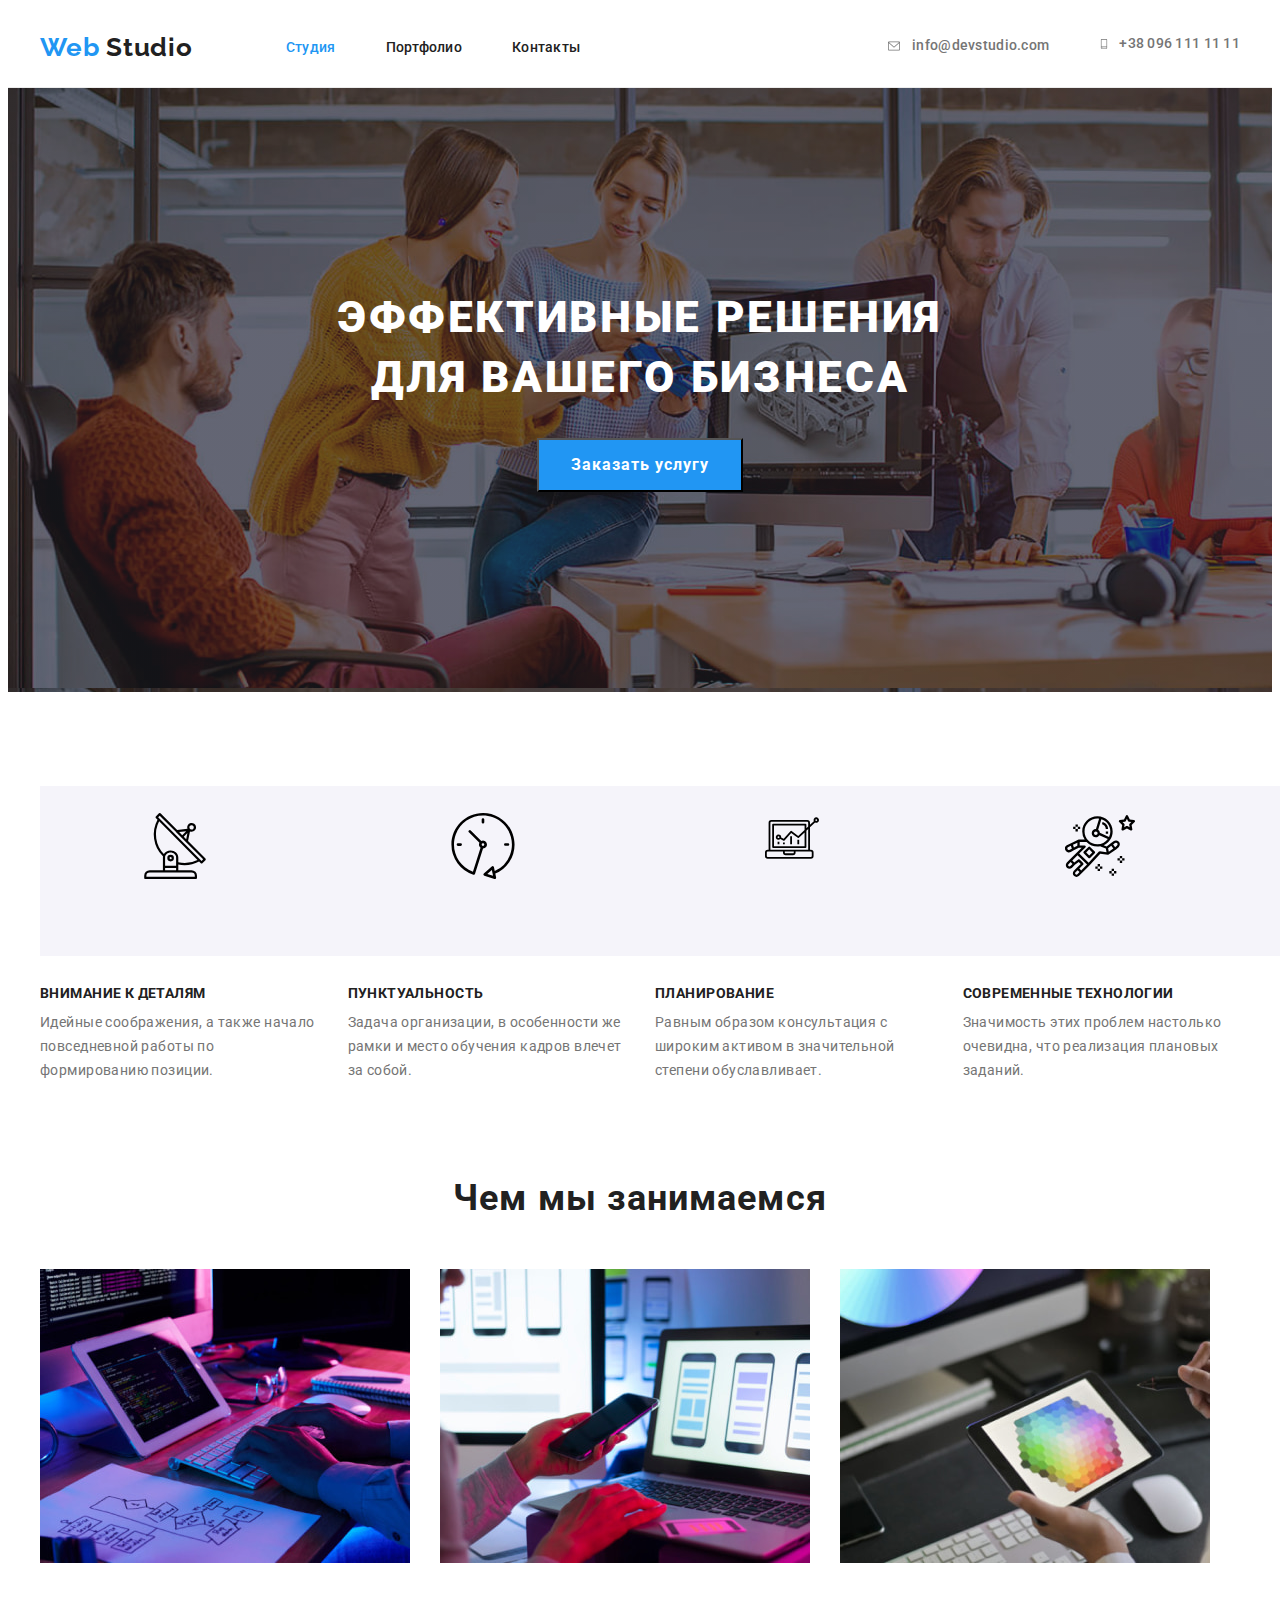
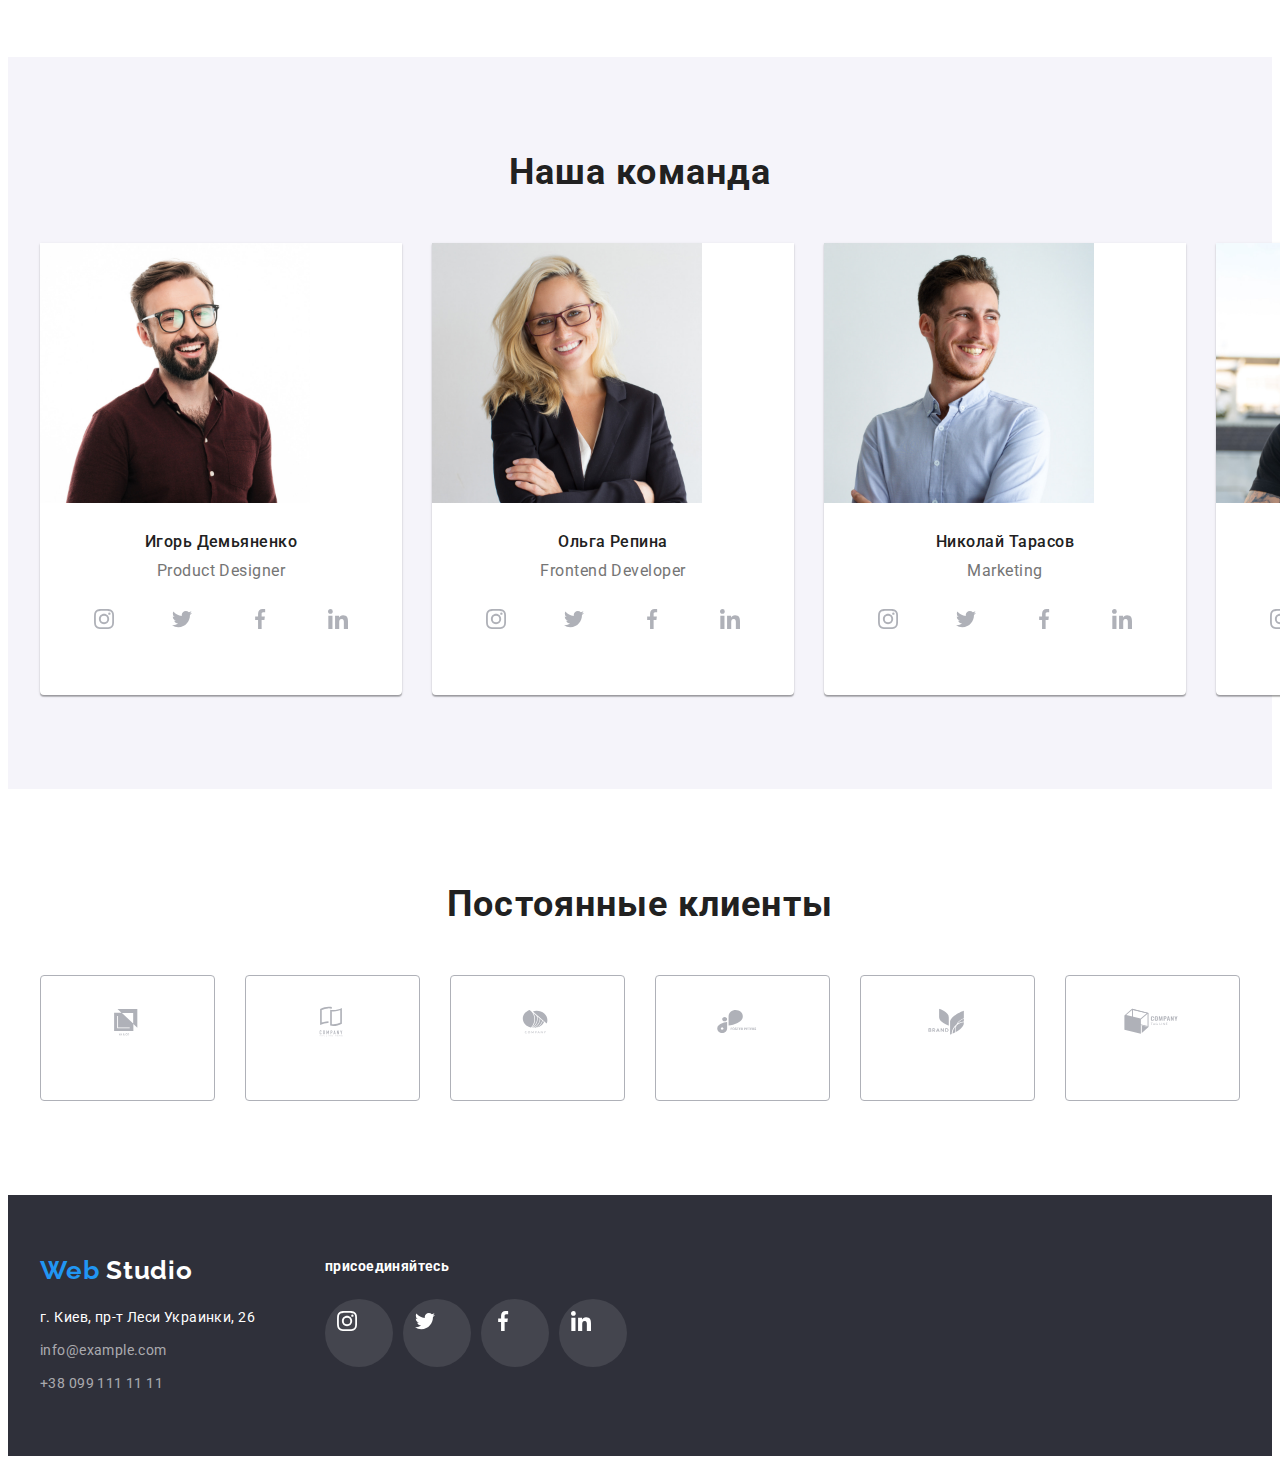
<file: index.html>
<!DOCTYPE html>
<html lang="ru">
<head>
    <meta charset="UTF-8">
    <meta http-equiv="X-UA-Compatible" content="IE=edge">
    <meta name="viewport" content="width=device-width, initial-scale=1.0">
    <title lang="en">WebStudio</title>
<link rel="preconnect" href="https://fonts.googleapis.com">
<link rel="preconnect" href="https://fonts.gstatic.com" crossorigin>
<link href="https://fonts.googleapis.com/css2?family=Raleway:wght@700&family=Roboto:wght@400;500;700;900&display=swap"
    rel="stylesheet">
<link rel="stylesheet" href="https://cdnjs.cloudflare.com/ajax/libs/modern-normalize/1.1.0/modern-normalize.min.css"
    integrity="sha512-wpPYUAdjBVSE4KJnH1VR1HeZfpl1ub8YT/NKx4PuQ5NmX2tKuGu6U/JRp5y+Y8XG2tV+wKQpNHVUX03MfMFn9Q=="
    crossorigin="anonymous" referrerpolicy="no-referrer" />
    <link rel="stylesheet" href="./css/styles.css">
</head>

<body>
    <!--section header-->
    <header class="nav">
       <div class="container header-flex">
            <a class="link-logo link logo-flex" href="" lang="en">Web <span class="item-logo">Studio</span></a>
            <nav>
                <ul class="nav-list list nav-flex">
                    <li class="nav-item"><a class="nav-link link current" href="./index.html">Студия</a></li>
                    <li class="nav-item"><a class="nav-link link" href="./portfolio.html">Портфолио</a></li>
                    <li class="nav-item"><a class="nav-link link" href="">Контакты</a></li>
                </ul>
            </nav>
            <ul class="contacts-list list contacts-flex">
                <li class="contacts-item">
                    <a class="contacts-link link" href="mailto:info@devstudio.com" lang="en">
                        <svg class="contacts-icon">
                            <use href="./gallery/icons.svg#icon-envelope"></use>
                        </svg>
                    info@devstudio.com</a></li>
                <li class="contacts-item"><a class="contacts-link link" href="tel:+380961111111">
                    <svg class="smartphone-icon">
                        <use href="./gallery/icons.svg#icon-smartphone"></use>
                    </svg>
                    +38 096 111 11 11 </a></li>
            </ul>
       </div>
    </header>
    <!--section main-->
    <main>
        <!--section heroy-->
       <div class="bcg-img">
            <section class="hero section">
                <div class="container">
                    <h1 class="hero-title">Эффективные решения <br> для вашего бизнеса</h1>
                    <button class="hero-btn" type="button">Заказать услугу</button>
                </div>
            </section>
       </div>
        <!--section about our adge-->
        <section class="adge section">
           <div class="container">
                <h2 class="invisible-title">наши преимущества</h2>
                <ul class="adge-list list adge-flex">
                    <li class="adge-item">
                        <div class="icon-background">
                            <svg class="icon-antenna">
                                <use href="./gallery/icons.svg#icon-antenna-1"></use>
                            </svg>
                        </div>
                        <h3 class="adge-subtitle">Внимание к деталям</h3>
                        <p class="adge-text">Идейные соображения, а также начало повседневной работы по формированию позиции.
                        </p>
                    </li>
                    <li class="adge-item">
                        <div class="icon-background">
                            <svg class="icon-clock">
                                <use href="./gallery/icons.svg#icon-clock-1"></use>
                            </svg>
                        </div>
                        <h3 class="adge-subtitle">Пунктуальность</h3>
                        <p class="adge-text">Задача организации, в особенности же рамки и место обучения кадров влечет за собой.
                        </p>
                    </li>
                    <li class="adge-item">
                        <div class="icon-background">
                            <svg class="icon-diagram">
                                <use href="./gallery/icons.svg#icon-diagram-1"></use>
                            </svg>
                        </div>
                        <h3 class="adge-subtitle">Планирование</h3>
                        <p class="adge-text">Равным образом консультация с широким активом в значительной степени обуславливает.
                        </p>
                    </li>
                    <li class="adge-item">
                        <div class="icon-background">
                            <svg class="icon-astronaut">
                                <use href="./gallery/icons.svg#icon-astronaut-1"></use>
                            </svg>
                        </div>
                        <h3 class="adge-subtitle">Современные технологии</h3>
                        <p class="adge-text">Значимость этих проблем настолько очевидна, что реализация плановых заданий.</p>
                    </li>
                </ul>
           </div>
        </section>
        <!--section about our work-->
        <section class="work section">
            <div class="container">
                <h2 class="work-title">Чем мы занимаемся</h2>
                <ul class="work-list list work-flex">
                    <li class="work-item">
                        <img class="work-img" src="./gallery/works/img1.jpg" alt="монитор комьютера" width="370" height="294">
                    </li>
                    <li class="work-item">
                        <img class="work-img" src="./gallery/works/img2.jpg" alt="телефон и ноутбук" width="370" height="294">
                    </li>
                    <li class="work-item">
                        <img class="work-img" src="./gallery/works/img3.jpg" alt="планшет" width="370" height="294">
                    </li>
                </ul>
            </div>
        </section>
        <!--section about our team-->
        <section class="team section">
           <div class="container">
                <h2 class="team-title">Наша команда</h2>
                <ul class="team-list list team-flex">
                    <li class="team-item">
                        <img class="team-img" src="./gallery/team/pic1.jpg" alt="Игорь Демьяненко" width="270" height="260">
                       <div class="team-name">
                            <h3 class="team-subtitle">Игорь Демьяненко</h3>
                            <p class="team-text" lang="en">Product Designer</p>
                            <div class="team-wraper">
                                <ul class="social-flex list">
                                    <li class="team-item-social"><a class="link social-link" href=""><svg class="social-icon">
                                                <use width="20" height="20" href="./gallery/icons.svg#icon-instagram-2"></use>
                                            </svg></a></li>
                                    <li class="team-item-social"><a class="link social-link" href=""><svg class="social-icon">
                                                <use width="20" height="20" href="./gallery/icons.svg#icon-twitter-1"></use>
                                            </svg></a></li>
                                    <li class="team-item-social"><a class="link social-link" href=""><svg class="social-icon">
                                                <use width="20" height="20" href="./gallery/icons.svg#icon-facebook-1"></use>
                                            </svg></a></li>
                                    <li class="team-item-social"><a class="link social-link" href=""><svg class="social-icon">
                                                <use width="20" height="20" href="./gallery/icons.svg#icon-linkedin-1"></use>
                                            </svg></a></li>
                                </ul>
                            </div>
                       </div>
                    </li>
                    <li class="team-item">
                        <img class="team-img" src="./gallery/team/pic2.jpg" alt="Ольга Репина" width="270" height="260">
                        <div class="team-name">
                            <h3 class="team-subtitle">Ольга Репина</h3>
                            <p class="team-text" lang="en">Frontend Developer</p>
                            <div class="team-wraper">
                                <ul class="social-flex list">
                                    <li class="team-item-social"><a class="link social-link" href=""><svg class="social-icon">
                                                <use width="20" height="20" href="./gallery/icons.svg#icon-instagram-2"></use>
                                            </svg></a></li>
                                    <li class="team-item-social"><a class="link social-link" href=""><svg class="social-icon">
                                                <use width="20" height="20" href="./gallery/icons.svg#icon-twitter-1"></use>
                                            </svg></a></li>
                                    <li class="team-item-social"><a class="link social-link" href=""><svg class="social-icon">
                                                <use width="20" height="20" href="./gallery/icons.svg#icon-facebook-1"></use>
                                            </svg></a></li>
                                    <li class="team-item-social"><a class="link social-link" href=""><svg class="social-icon">
                                                <use width="20" height="20" href="./gallery/icons.svg#icon-linkedin-1"></use>
                                            </svg></a></li>
                                </ul>
                            </div>
                        </div>
                    </li>
                    <li class="team-item">
                        <img class="team-img" src="./gallery/team/pic3.jpg" alt="Николай Тарасов" width="270" height="260">
                       <div class="team-name">
                            <h3 class="team-subtitle">Николай Тарасов</h3>
                            <p class="team-text" lang="en">Marketing</p>
                            <div class="team-wraper">
                                <ul class="social-flex list">
                                    <li class="team-item-social"><a class="link social-link" href=""><svg class="social-icon">
                                                <use width="20" height="20" href="./gallery/icons.svg#icon-instagram-2"></use>
                                            </svg></a></li>
                                    <li class="team-item-social"><a class="link social-link" href=""><svg class="social-icon">
                                                <use width="20" height="20" href="./gallery/icons.svg#icon-twitter-1"></use>
                                            </svg></a></li>
                                    <li class="team-item-social"><a class="link social-link" href=""><svg class="social-icon">
                                                <use width="20" height="20" href="./gallery/icons.svg#icon-facebook-1"></use>
                                            </svg></a></li>
                                    <li class="team-item-social"><a class="link social-link" href=""><svg class="social-icon">
                                                <use width="20" height="20" href="./gallery/icons.svg#icon-linkedin-1"></use>
                                            </svg></a></li>
                                </ul>
                            </div>
                       </div>
                    </li>
                    <li class="team-item">
                        <img class="team-img" src="./gallery/team/pic4.jpg" alt="Михаил Ермаков" width="270" height="260">
                        <div class="team-name">
                            <h3 class="team-subtitle">Михаил Ермаков</h3>
                            <p class="team-text" lang="en">UI Designer</p>
                            <div class="team-wraper">
                                <ul class="social-flex list">
                                    <li class="team-item-social"><a class="link social-link" href=""><svg class="social-icon">
                                                <use width="20" height="20" href="./gallery/icons.svg#icon-instagram-2"></use>
                                            </svg></a></li>
                                    <li class="team-item-social"><a class="link social-link" href=""><svg class="social-icon">
                                                <use width="20" height="20" href="./gallery/icons.svg#icon-twitter-1"></use>
                                            </svg></a></li>
                                    <li class="team-item-social"><a class="link social-link" href=""><svg class="social-icon">
                                                <use width="20" height="20" href="./gallery/icons.svg#icon-facebook-1"></use>
                                            </svg></a></li>
                                    <li class="team-item-social"><a class="link social-link" href=""><svg class="social-icon">
                                                <use width="20" height="20" href="./gallery/icons.svg#icon-linkedin-1"></use>
                                            </svg></a></li>
                                </ul>
                            </div>
                        </div>
                    </li>
                </ul>
           </div>
        </section>
        <section class="clients section">
           <div class="container">
                <h2 class="clients-title">Постоянные клиенты</h2>
                <ul class="clients-list list">
                    <li class="clients-item clients-background">
                           <a href="">
                                <svg class="clients-icon">
                                    <use href="./gallery/icons.svg#icon-Logo"></use>
                                </svg>
                           </a>
                    </li>
                    <li class="clients-item clients-background">
                           <a href="">
                                <svg class="clients-icon">
                                    <use href="./gallery/icons.svg#icon-Logo-1"></use>
                                </svg>
                           </a>
                    </li>
                    <li class="clients-item clients-background">
                           <a href="">
                                <svg class="clients-icon">
                                    <use href="./gallery/icons.svg#icon-Logo-2"></use>
                                </svg>
                           </a>
                    </li>
                    <li class="clients-item clients-background">
                           <a href="">
                                <svg class="clients-icon">
                                    <use href="./gallery/icons.svg#icon-Logo-3"></use>
                                </svg>
                           </a>
                    </li>
                    <li class="clients-item clients-background">
                           <a href="">
                                <svg class="clients-icon">
                                    <use href="./gallery/icons.svg#icon-Logo-4"></use>
                                </svg>
                           </a>
                    </li>
                    <li class="clients-item clients-background">
                           <a href="">
                                <svg class="clients-icon">
                                    <use href="./gallery/icons.svg#icon-Logo-5"></use>
                                </svg>
                           </a>
                    </li>
                </ul>
           </div>
        </section>
    </main>
    <!--section footer-->
    <footer class="footer">
       <div class="container footer-flex">
           <div class="footer-contacts-block">
                <a class="link-logo link logo-footer" href="" lang="en">Web <span class="footer-item-logo">Studio</span></a>
                <address class="address">
                    <ul class="address-list list">
                        <li class="address-item">
                            <a class="address-link link" href="">г. Киев, пр-т Леси Украинки, 26</a>
                        </li>
                        <li class="address-item">
                            <a class="footer-contacts link" href="mailto:info@example.com" lang="en">info@example.com</a>
                        </li>
                        <li class="address-item">
                            <a class="footer-contacts link" href="tel:+380991111111">+38 099 111 11 11</a>
                        </li>
                    </ul>
                </address>
           </div>
           <div class="footer-social-block">
                <p class="footer-text">присоединяйтесь</p>
                <ul class="footer-list list footer-icon-flex">
                    <li class="footer-item"> <a class="footer-link link" href="">
                            <svg class="footer-icon">
                                <use href="./gallery/icons.svg#icon-instagram-2"></use>
                            </svg>
                        </a></li>
                    <li class="footer-item"> <a class="footer-link link" href="">
                            <svg class="footer-icon">
                                <use href="./gallery/icons.svg#icon-twitter-1"></use>
                            </svg>
                        </a></li>
                    <li class="footer-item"> <a class="footer-link link" href="">
                            <svg class="footer-icon">
                                <use href="./gallery/icons.svg#icon-facebook-1"></use>
                            </svg>
                        </a></li>
                    <li class="footer-item"> <a class="footer-link link" href="">
                            <svg class="footer-icon">
                                <use href="./gallery/icons.svg#icon-linkedin-1"></use>
                            </svg>
                        </a></li>
                </ul>
           </div>
       </div>
    </footer>
</body>

</html>
</file>
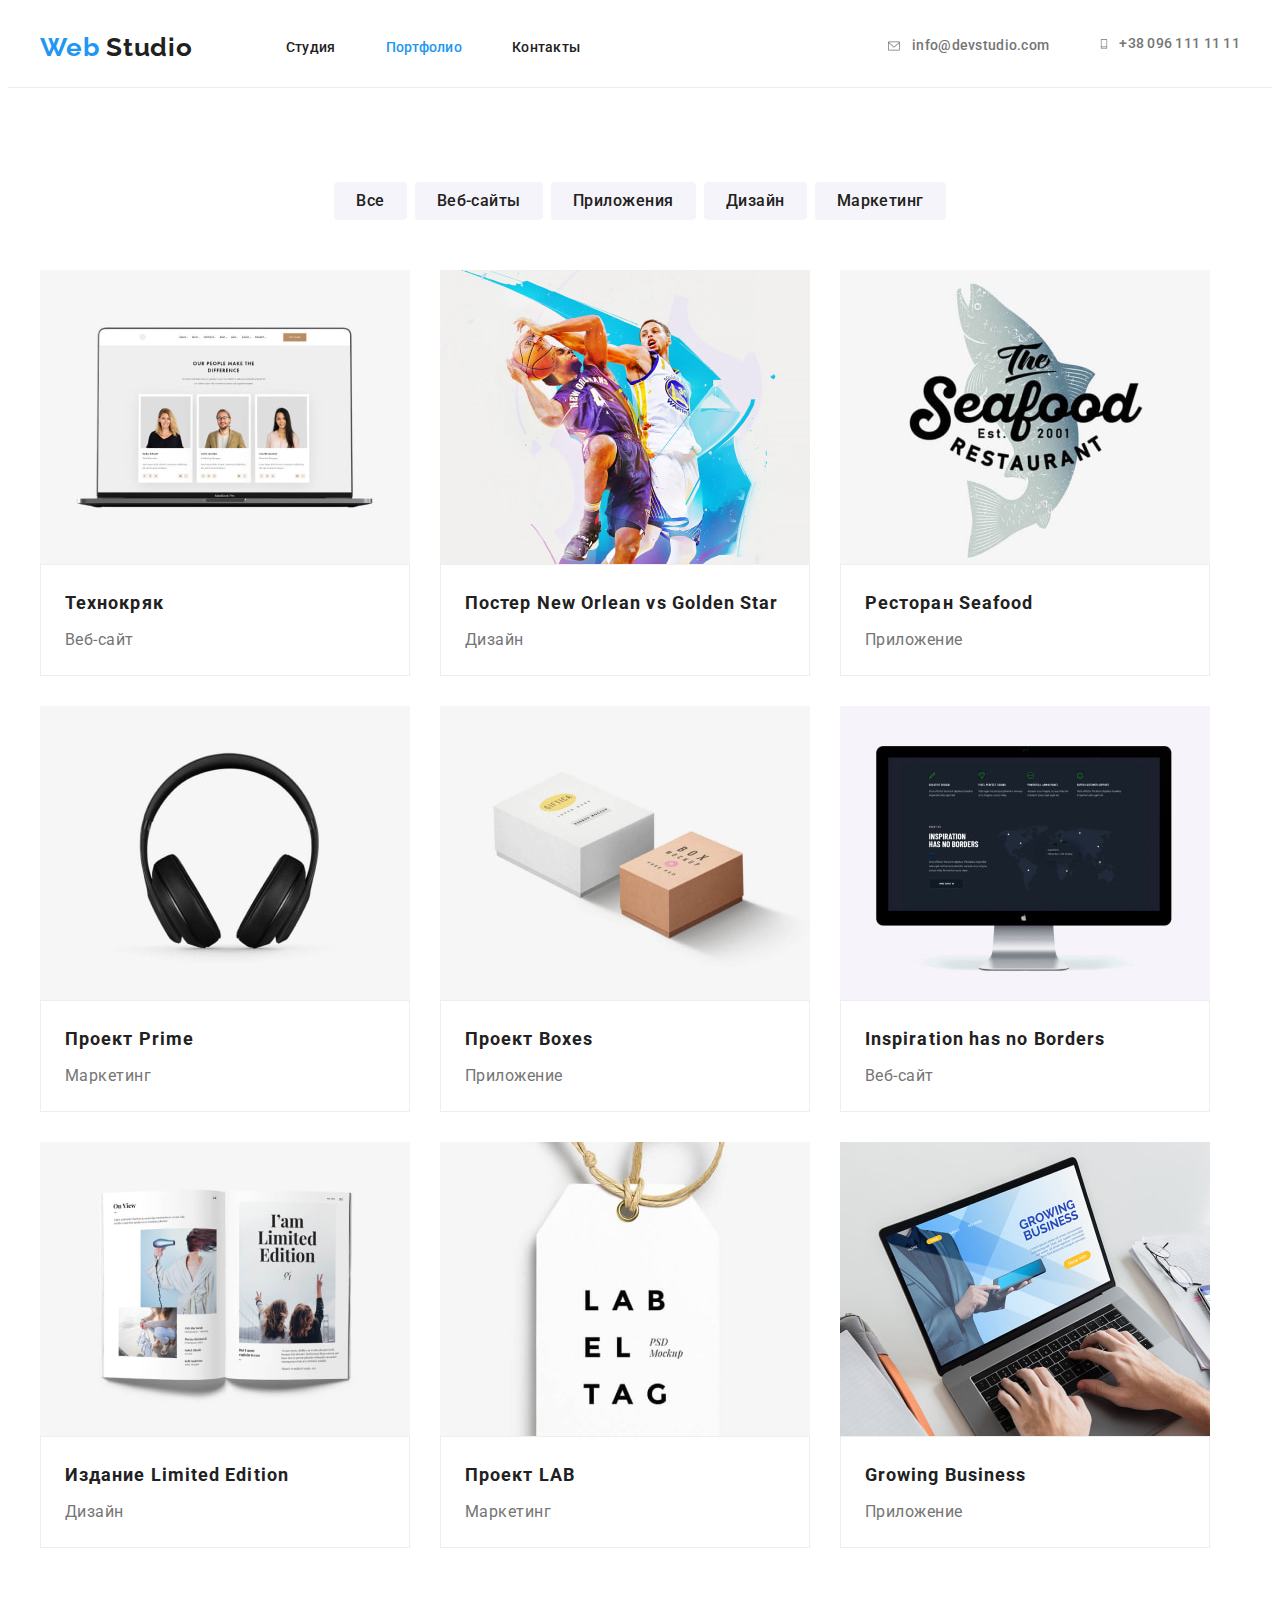
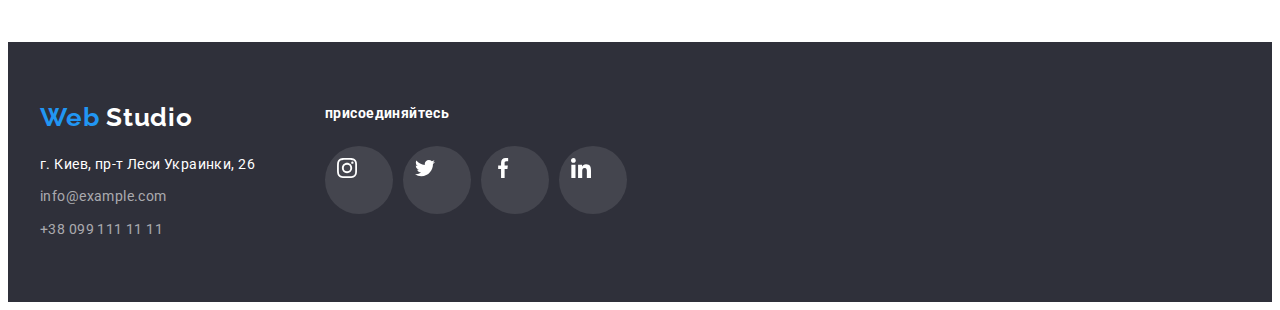
<file: portfolio.html>
<!DOCTYPE html>
<html lang="ru">
<head>
    <meta charset="UTF-8">
    <meta http-equiv="X-UA-Compatible" content="IE=edge">
    <meta name="viewport" content="width=device-width, initial-scale=1.0">
    <title lang="en">Portfolio</title>
    <link rel="preconnect" href="https://fonts.googleapis.com">
    <link rel="preconnect" href="https://fonts.gstatic.com" crossorigin>
    <link href="https://fonts.googleapis.com/css2?family=Raleway:wght@700&family=Roboto:wght@400;500;700;900&display=swap"
        rel="stylesheet">
    <link rel="stylesheet" href="https://cdnjs.cloudflare.com/ajax/libs/modern-normalize/1.1.0/modern-normalize.min.css"
        integrity="sha512-wpPYUAdjBVSE4KJnH1VR1HeZfpl1ub8YT/NKx4PuQ5NmX2tKuGu6U/JRp5y+Y8XG2tV+wKQpNHVUX03MfMFn9Q=="
        crossorigin="anonymous" referrerpolicy="no-referrer" />
    <link rel="stylesheet" href="./css/styles.css">
</head>
<body>
<!--section header-->
<header class="nav">
    <div class="container header-flex">
        <a class="link-logo link logo-flex" href="" lang="en">Web <span class="item-logo">Studio</span></a>
        <nav>
            <ul class="nav-list list nav-flex">
                <li class="nav-item"><a class="nav-link link" href="./index.html">Студия</a></li>
                <li class="nav-item"><a class="nav-link link current" href="./portfolio.html">Портфолио</a></li>
                <li class="nav-item"><a class="nav-link link" href="">Контакты</a></li>
            </ul>
        </nav>
        <ul class="contacts-list list contacts-flex">
            <li class="contacts-item">
                <a class="contacts-link link" href="mailto:info@devstudio.com" lang="en">
                    <svg class="contacts-icon">
                        <use href="./gallery/icons.svg#icon-envelope"></use>
                    </svg>
                    info@devstudio.com</a>
            </li>
            <li class="contacts-item"><a class="contacts-link link" href="tel:+380961111111">
                    <svg class="smartphone-icon">
                        <use href="./gallery/icons.svg#icon-smartphone"></use>
                    </svg>
                    +38 096 111 11 11 </a></li>
        </ul>
    </div>
</header>
<!--section main-->
<main>
<!--section imeges-->
<section class="section">
   <div class="container">
        <h1 class="invisible-title">кнопки фильтров портфолио</h1>
        <ul class="filter-list list filter-flex">
            <li class="filter-item"><button class="filter-btn" type="button">Все</button></li>
            <li class="filter-item"><button class="filter-btn" type="button">Веб-сайты</button></li>
            <li class="filter-item"><button class="filter-btn" type="button">Приложения</button></li>
            <li class="filter-item"><button class="filter-btn" type="button">Дизайн</button></li>
            <li class="filter-item"><button class="filter-btn" type="button">Маркетинг</button></li>
        </ul>
        <ul class="gallery-list list gallery-flex">
            <li class="gallery-item">
               <a class="link" href="">
                    <img class="gallery-img" src="./gallery/imeges/picture1.jpg" alt="сайт на мониторе ноутбука" width="370" height="294">
                    <div class="border">
                        <h2 class="gallery-title">Технокряк</h2>
                        <p class="gallery-text">Веб-сайт</p>
                    </div>
               </a>
            </li>
            <li class="gallery-item">
                <a class="link" href=""><img class="gallery-img" src="./gallery/imeges/picture2.jpg" alt="баскетболисты"
                        width="370" height="294">
                  <div class="border">
                        <h2 class="gallery-title">Постер New Orlean vs Golden Star</h2>
                        <p class="gallery-text">Дизайн</p>
                  </div>
                </a>
            </li>
            <li class="gallery-item">
                <a class="link" href=""><img class="gallery-img" src="./gallery/imeges/picture3.jpg" alt="логотип" width="370"
                        height="294">
                    <div class="border">
                        <h2 class="gallery-title">Ресторан Seafood</h2>
                        <p class="gallery-text">Приложение</p>
                    </div>
                </a>
            </li>
            <li class="gallery-item">
                <a class="link" href=""><img class="gallery-img" src="./gallery/imeges/picture4.jpg" alt="наушники" width="370"
                        height="294">
                   <div class="border">
                        <h2 class="gallery-title">Проект Prime</h2>
                        <p class="gallery-text">Маркетинг</p>
                   </div>
                </a>
            </li>
            <li class="gallery-item">
                <a class="link" href=""><img class="gallery-img" src="./gallery/imeges/picture5.jpg" alt="коробки" width="370"
                        height="294">
                   <div class="border">
                        <h2 class="gallery-title">Проект Boxes</h2>
                        <p class="gallery-text">Приложение</p>
                   </div>
                </a>
            </li>
            <li class="gallery-item">
                <a class="link" href=""><img class="gallery-img" src="./gallery/imeges/picture6.jpg"
                        alt="сайт на мониторе компьютера" width="370" height="294">
                   <div class="border">
                        <h2 class="gallery-title">Inspiration has no Borders</h2>
                        <p class="gallery-text">Веб-сайт</p>
                   </div>
                </a>
            </li>
            <li class="gallery-item">
                <a class="link" href=""><img class="gallery-img" src="./gallery/imeges/picture7.jpg" alt="разворот книги"
                        width="370" height="294">
                 <div class="border">
                        <h2 class="gallery-title">Издание Limited Edition</h2>
                        <p class="gallery-text">Дизайн</p>
                 </div>
                </a>
            </li>
            <li class="gallery-item">
                <a class="link" href=""><img class="gallery-img" src="./gallery/imeges/picture8.jpg" alt="бирка" width="370"
                        height="294">
                  <div class="border">
                        <h2 class="gallery-title">Проект LAB</h2>
                        <p class="gallery-text">Маркетинг</p>
                  </div>
                </a>
            </li>
            <li class="gallery-item">
                <a class="link" href=""><img class="gallery-img" src="./gallery/imeges/picture9.jpg" alt="ноутбук" width="370"
                        height="294">
                    <div class="border">
                        <h2 class="gallery-title">Growing Business</h2>
                        <p class="gallery-text">Приложение</p>
                    </div>
                </a>
            </li>
        </ul>
   </div>
</section>
</main>
<!--section footer-->
<footer class="footer">
       <div class="container footer-flex">
           <div class="footer-contacts-block">
                <a class="link-logo link logo-footer" href="" lang="en">Web <span class="footer-item-logo">Studio</span></a>
                <address class="address">
                    <ul class="address-list list">
                        <li class="address-item">
                            <a class="address-link link" href="">г. Киев, пр-т Леси Украинки, 26</a>
                        </li>
                        <li class="address-item">
                            <a class="footer-contacts link" href="mailto:info@example.com" lang="en">info@example.com</a>
                        </li>
                        <li class="address-item">
                            <a class="footer-contacts link" href="tel:+380991111111">+38 099 111 11 11</a>
                        </li>
                    </ul>
                </address>
           </div>
           <div class="footer-social-block">
                <p class="footer-text">присоединяйтесь</p>
                <ul class="footer-list list footer-icon-flex">
                    <li class="footer-item"> <a class="footer-link link" href="">
                            <svg class="footer-icon">
                                <use href="./gallery/icons.svg#icon-instagram-2"></use>
                            </svg>
                        </a></li>
                    <li class="footer-item"> <a class="footer-link link" href="">
                            <svg class="footer-icon">
                                <use href="./gallery/icons.svg#icon-twitter-1"></use>
                            </svg>
                        </a></li>
                    <li class="footer-item"> <a class="footer-link link" href="">
                            <svg class="footer-icon">
                                <use href="./gallery/icons.svg#icon-facebook-1"></use>
                            </svg>
                        </a></li>
                    <li class="footer-item"> <a class="footer-link link" href="">
                            <svg class="footer-icon">
                                <use href="./gallery/icons.svg#icon-linkedin-1"></use>
                            </svg>
                        </a></li>
                </ul>
           </div>
       </div>
    </footer>
</body>
</html>
</file>
<file: css/styles.css>
:root {
  /*color*/
  --main-color: #757575;
  --secondary-color: #212121;
  --select-color: #2196f3;
  --section-team-background: #f5f4fa;
  --hero-footer-background: #2f303a;
}
.list {
  list-style: none;
}
.link {
  text-decoration: none;
}
f1,
f2,
f3,
f4,
f5,
f6,
p {
  margin-top: 0;
  margin-bottom: 0;
}
ul {
  margin: 0;
  padding: 0;
}
.container {
  width: 1200px;
  padding-left: 15px;
  padding-right: 15px;
  margin-left: auto;
  margin-right: auto;
}
body {
  font-family: Roboto, sans-serif;
  font-weight: 400;
  font-size: 14px;
  line-height: 1.71;
  letter-spacing: 0.03em;
  color: var(--main-color);
}
/*header-flex*/
.nav {
  padding: 24px 0;
  border-bottom: 1px solid #ececec;
}
.header-flex {
  display: flex;
  align-items: center;
}
.logo-flex {
  margin-right: 93px;
}
.nav-flex {
  display: flex;
}
.nav-item {
  margin-right: 50px;
}
.nav-item:last-child {
  margin-right: 0;
}
.contacts-flex {
  display: flex;
  margin-left: auto;
}
.contacts-item {
  margin-right: 50px;
}
.contacts-item:last-child {
  margin-right: 0;
}

/*logo-header*/
.link-logo {
  font-family: 'Raleway', sans-serif;
  font-weight: 700;
  font-size: 26px;
  line-height: 1.19;
  letter-spacing: 0.03em;
  color: #2196f3;
}
.item-logo {
  font-family: 'Raleway', sans-serif;
  font-weight: 700;
  font-size: 26px;
  line-height: 1.19;
  letter-spacing: 0.03em;
  color: #212121;
}
/*nav-header*/
.nav-link {
  font-weight: 500;
  font-size: 14px;
  line-height: 1.14;
  letter-spacing: 0.02em;
  color: var(--secondary-color);
}
.nav-list .nav-link.current {
  color: var(--select-color);
}
.nav-list .nav-link:hover,
.nav-list .nav-link:focus,
.contacts-list .contacts-link:hover,
.contacts-list .contacts-link:focus,
.address-item .address-link:hover,
.address-item .address-link:focus,
.address-item .footer-contacts:hover,
.address-item .footer-contacts:focus {
  color: var(--select-color);
}
/*contacts-header*/
.contacts-link {
  display: inline-flex;
  align-items: center;
  font-weight: 500;
  font-size: 14px;
  line-height: 1.14;
  letter-spacing: 0.02em;
  color: var(--main-color);
  cursor: pointer;
}
.contacts-icon {
  fill: var(--main-color);
  width: 16px;
  height: 12px;
  margin-right: 10px;
}
.smartphone-icon {
  fill: var(--main-color);
  width: 10px;
  height: 16px;
  margin-right: 10px;
}
.contacts-link:hover .contacts-icon,
.contacts-link:focus .contacts-icon {
  fill: var(--select-color);
}
.contacts-link:focus .smartphone-icon,
.contacts-link:hover .smartphone-icon {
  fill: var(--select-color);
}
.section {
  padding-top: 94px;
  padding-bottom: 94px;
}
/*hero*/

.hero {
  background-image: linear-gradient(to right, rgba(47, 48, 58, 0.4), rgba(47, 48, 58, 0.4)),
    url(../gallery/background-img/background-hero.jpg);
  background-color: var(--hero-footer-background);
  text-align: center;
  padding-top: 200px;
  padding-bottom: 200px;
}
.hero-title {
  font-weight: 900;
  font-size: 44px;
  line-height: 1.36;
  letter-spacing: 0.06em;
  text-transform: uppercase;
  color: #ffffff;
  margin-top: 0;
  margin-bottom: 30px;
}
.hero-btn {
  font-family: inherit;
  font-weight: 700;
  font-size: 16px;
  line-height: 1.87;
  align-items: center;
  text-align: center;
  letter-spacing: 0.06em;
  color: #ffffff;
  background-color: var(--select-color);
  padding: 10px 32px;
}
.bcg-img {
}
/*section-adge*/
.invisible-title {
  position: absolute;
  clip: rect(0 0 0 0);
  width: 1px;
  height: 1px;
  margin: -1px;
}
.adge-flex {
  display: flex;
}
.adge-item {
  width: calc((100% - 90px) / 4);
  margin-right: 30px;
}
.adge-item:last-child {
  margin-right: 0;
}
.icon-background {
  width: 270px;
  height: 120px;
  background-color: var(--section-team-background);
  padding: 25px 102px;
  margin-bottom: 30px;
}
.icon-antenna {
  width: 66px;
  height: 70px;
  background-size: cover;
}
.icon-clock {
  width: 66px;
  height: 70px;
  background-size: cover;
}
.icon-diagram {
  width: 70px;
  height: 54px;
  background-size: cover;
}
.icon-astronaut {
  width: 70px;
  height: 70px;
  background-size: cover;
}

.adge-subtitle {
  font-weight: 700;
  font-size: 14px;
  line-height: 1.14;
  letter-spacing: 0.03em;
  text-transform: uppercase;
  color: var(--secondary-color);
  margin-top: 0;
  margin-bottom: 10px;
}
.adge-text {
  margin-top: 0;
  margin-bottom: 0;
}
/*section-work*/
.work {
  padding-top: 0;
}
.work-flex {
  display: flex;
}
.work-item {
  width: calc((100% -60px) / 3);
  margin-right: 30px;
}
.work-item:last-child {
  margin-right: 0;
}
img {
  max-width: 100%;
  height: auto;
  display: block;
}
.work-title,
.team-title,
.clients-title {
  font-weight: 700;
  font-size: 36px;
  line-height: 1.17;
  text-align: center;
  letter-spacing: 0.03em;
  color: var(--secondary-color);
  margin-top: 0;
  margin-bottom: 50px;
}

/*sectionteam*/
.team {
  text-align: center;
  background-color: var(--section-team-background);
}
.team-flex {
  display: flex;
}

.team-item {
  margin-right: 30px;

  background: #ffffff;
  box-shadow: 0px 1px 3px rgba(0, 0, 0, 0.12), 0px 1px 1px rgba(0, 0, 0, 0.14),
    0px 2px 1px rgba(0, 0, 0, 0.2);
  border-radius: 0px 0px 4px 4px;
}
.team-item:last-child {
  margin-right: 0;
}
.team-name {
  padding-top: 30px;
  padding-bottom: 30px;
}
.team-subtitle {
  font-weight: 500;
  font-size: 16px;
  line-height: 1.18;
  letter-spacing: 0.03em;
  color: var(--secondary-color);
  margin-top: 0;
  margin-bottom: 10px;
}
.team-text {
  font-size: 16px;
  line-height: 1.18;
  letter-spacing: 0.03em;
  color: var(--main-color);
}
.social-flex {
  display: flex;
  margin-left: 30px;
  margin-right: 30px;
}

.team-item-social {
  width: calc((100% - 30px) / 4);
  margin-top: 16px;
  align-items: center;
  margin-right: 10px;
}
.team-item-social:last-child {
  margin-right: 0;
}

.social-link {
  display: inline-block;
  width: 44px;
  height: 44px;
  border-radius: 50%;
  padding: 12px;
}

.social-icon {
  width: 20px;
  height: 20px;
  fill: #afb1b8;
}
.social-icon:hover,
.social-icon:focus {
  fill: #ffffff;
}
.social-link:hover,
.social-link:focus {
  background-color: #2196f3;
}
.clients-list {
  display: flex;
  padding: 0;
  margin: 0;
}
.clients-item {
  width: calc((100% - 150px) / 6);
  margin-right: 30px;
}
.clients-item:last-child {
  margin-right: 0;
}
.clients-background {
  width: 170px;
  height: 92px;
  border: 1px solid #afb1b8;
  border-radius: 4px;
  padding: 16px 32px;
}
.clients-icon {
  width: 106px;
  height: 60px;
  fill: #afb1b8;
}
.clients-icon:hover,
.clients-icon:focus {
  fill: #2196f3;
}
.clients-background:focus,
.clients-background:hover {
  border: 1px solid #2196f3;
}
/*footer*/
.footer-flex {
  display: flex;
}
.footer-contacts-block {
  margin-right: 70px;
}
.footer {
  background-color: var(--hero-footer-background);
  padding-top: 60px;
  padding-bottom: 60px;
}
.logo-footer {
  display: block;
  margin-top: 0;
  margin-bottom: 20px;
}
.footer-item-logo {
  font-family: Raleway;
  font-weight: 700;
  font-size: 26px;
  line-height: 1.19;
  letter-spacing: 0.03em;
  color: #ffffff;
}
.address-link,
.footer-contacts {
  font-style: normal;
  font-size: 14px;
  line-height: 1.71;
  letter-spacing: 0.03em;
}
.address-link {
  color: #ffffff;
}
.footer-contacts {
  color: rgba(255, 255, 255, 0.6);
}
.address-item {
  margin-bottom: 9px;
}
.address-item:last-child {
  margin-bottom: 0;
}
.footer-text {
  font-family: Roboto;
  font-style: normal;
  font-weight: 700;
  font-size: 14px;
  line-height: 1, 14;
  letter-spacing: 0.03em;
  color: #ffffff;
  margin-bottom: 20px;
}
.footer-icon-flex {
  display: flex;
}
.footer-item {
  width: calc((100% -30px) / 4);
  margin-right: 10px;
}
.footer-item:last-child {
  margin-right: 0;
}
.footer-link {
  width: 44px;
  height: 44px;
  display: block;
  background-color: rgba(255, 255, 255, 0.1);
  border-radius: 50%;
  padding: 12px;
}
.footer-link:hover,
.footer-link:focus {
  background-color: #2196f3;
}
.footer-icon {
  width: 20px;
  height: 20px;
  fill: #ffffff;
}
/*buttons*/
.filter-flex {
  display: flex;
  justify-content: center;
  margin-bottom: 50px;
}
.filter-item {
  margin-right: 8px;
}
.filter-item:last-child {
  margin-right: 0;
}
.filter-btn {
  background-color: #f5f4fa;
  border-radius: 4px;
  border: transparent;
  font-family: inherit;
  font-style: normal;
  font-weight: 500;
  font-size: 16px;
  line-height: 1.62;
  letter-spacing: 0.03em;
  color: var(--secondary-color);
  padding-top: 6px;
  padding-bottom: 6px;
  padding-left: 22px;
  padding-right: 22px;
}
.filter-item .filter-btn:hover,
.filter-item .filter-btn:focus {
  color: #ffffff;
  background-color: var(--select-color);
  cursor: pointer;
  box-shadow: 0px 3px 1px rgba(0, 0, 0, 0.1), 0px 1px 2px rgba(0, 0, 0, 0.08),
    0px 2px 2px rgba(0, 0, 0, 0.12);
}
/*gallery-project*/
.gallery-flex {
  display: flex;
  flex-wrap: wrap;
}
.gallery-item {
  margin-right: 30px;
  margin-bottom: 30px;
}
.gallery-item:nth-child(3n) {
  margin-right: 0;
}
.gallery-item:nth-last-child(-n + 3) {
  margin-bottom: 0;
}
.border {
  background-color: #ffffff;
  padding: 20px 24px;

  border: 1px solid #eeeeee;
  box-sizing: border-box;
}
.gallery-item:focus,
.gallery-item:hover {
  box-shadow: 0px 1px 1px rgba(0, 0, 0, 0.12), 0px 4px 4px rgba(0, 0, 0, 0.06),
    1px 4px 6px rgba(0, 0, 0, 0.16);
}
.gallery-title {
  font-weight: 700;
  font-size: 18px;
  line-height: 2;
  letter-spacing: 0.06em;
  color: var(--secondary-color);
  margin-top: 0;
  margin-bottom: 4px;
}
.gallery-text {
  font-size: 16px;
  line-height: 1.87;
  letter-spacing: 0.03em;
  color: var(--main-color);
}
</file>
